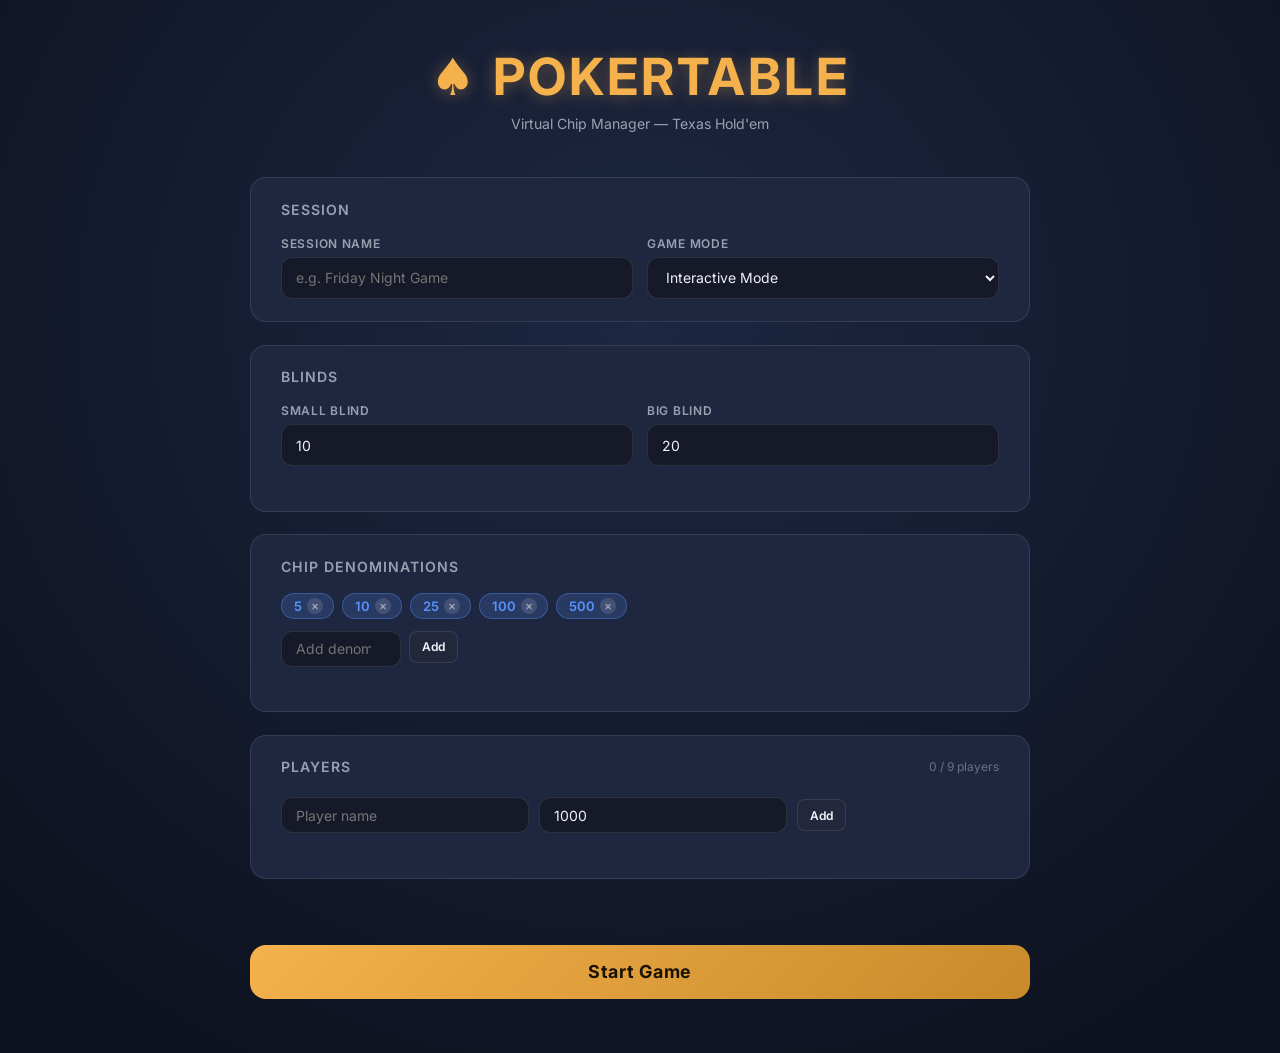
<file: index.html>
<!DOCTYPE html>
<html lang="en">
<head>
  <meta charset="UTF-8">
  <meta name="viewport" content="width=device-width, initial-scale=1, viewport-fit=cover">
  <title>PokerTable — Virtual Chip Manager</title>
  <link rel="preconnect" href="https://fonts.googleapis.com">
  <link rel="preconnect" href="https://fonts.gstatic.com" crossorigin>
  <link href="https://fonts.googleapis.com/css2?family=Inter:wght@400;500;600;700&display=swap" rel="stylesheet">
  <link rel="stylesheet" href="style.css">
</head>
<body>

<!-- ============================================================
     REUSABLE SVG ICONS
     ============================================================ -->
<svg width="0" height="0" style="position:absolute" aria-hidden="true">
  <symbol id="icon-exit" viewBox="0 0 16 16" fill="none" stroke="currentColor" stroke-width="1.4" stroke-linecap="round" stroke-linejoin="round">
    <path d="M6.5 2.5H3.5a1 1 0 0 0-1 1v9a1 1 0 0 0 1 1h3"/>
    <path d="M10.5 5 13.5 8l-3 3"/>
    <path d="M13.5 8H6.5"/>
  </symbol>
  <symbol id="icon-plus" viewBox="0 0 24 24" fill="none" stroke="currentColor" stroke-width="2" stroke-linecap="round">
    <path d="M12 3v18M3 12h18"/>
  </symbol>
  <symbol id="icon-undo" viewBox="0 0 24 24" fill="none" stroke="currentColor" stroke-width="2" stroke-linecap="round" stroke-linejoin="round">
    <path d="M9 14 4 9l5-5"/>
    <path d="M4 9h10.5a5.5 5.5 0 0 1 0 11H11"/>
  </symbol>
</svg>

<!-- ============================================================
     PAGE: SETUP
     ============================================================ -->
<div id="page-setup">
  <header class="setup-header">
    <h1 class="setup-brand">♠ POKERTABLE</h1>
    <p class="setup-subtitle">Virtual Chip Manager — Texas Hold'em</p>
  </header>

  <div class="setup-body">

    <!-- Session card -->
    <div class="setup-card" id="card-session">
      <h2 class="setup-card__title">Session</h2>
      <div class="form-row">
        <div class="form-group">
          <label class="form-label" for="session-name">Session Name</label>
          <input class="form-input" id="session-name" type="text" placeholder="e.g. Friday Night Game" maxlength="40" autocomplete="off">
        </div>
        <div class="form-group">
          <label class="form-label" for="game-mode">Game Mode</label>
          <select class="form-select" id="game-mode">
            <option value="interactive" selected>Interactive Mode</option>
            <option value="manual">Manual Mode</option>
          </select>
        </div>
      </div>
    </div>

    <!-- Blinds card -->
    <div class="setup-card" id="card-blinds">
      <h2 class="setup-card__title">Blinds</h2>
      <div class="form-row">
        <div class="form-group">
          <label class="form-label" for="small-blind">Small Blind</label>
          <input class="form-input" id="small-blind" type="number" inputmode="numeric" min="1" value="10" placeholder="10">
        </div>
        <div class="form-group">
          <label class="form-label" for="big-blind">Big Blind</label>
          <input class="form-input" id="big-blind" type="number" inputmode="numeric" min="1" value="20" placeholder="20">
        </div>
      </div>
      <p class="setup-error" id="blinds-error" aria-live="polite"></p>
    </div>

    <!-- Chip Denominations card -->
    <div class="setup-card" id="card-denoms">
      <h2 class="setup-card__title">Chip Denominations</h2>
      <div class="denom-wrap" id="denom-tags" role="list" aria-label="Chip denominations"></div>
      <div class="denom-add-row">
        <input class="form-input" id="denom-input" type="number" inputmode="numeric" min="2" placeholder="Add denomination…">
        <button class="btn btn--ghost btn--small" id="denom-add-btn" type="button">Add</button>
      </div>
      <p class="setup-error" id="denom-error" aria-live="polite"></p>
    </div>

    <!-- Players card -->
    <div class="setup-card" id="card-players">
      <div class="players-header">
        <h2 class="setup-card__title" style="margin-bottom:0">Players</h2>
        <span class="players-count" id="player-count-label">0 / 9 players</span>
      </div>
      <div id="player-list" role="list" aria-label="Players"></div>
      <div class="add-player-row" id="add-player-row">
        <input class="form-input" id="new-player-name" type="text" placeholder="Player name" maxlength="20" autocomplete="off">
        <input class="form-input" id="new-player-chips" type="number" inputmode="numeric" min="1" value="1000" placeholder="Chips">
        <button class="btn btn--ghost btn--small" id="add-player-btn" type="button">Add</button>
      </div>
      <p class="setup-error" id="player-error" aria-live="polite"></p>
    </div>

    <!-- Start button -->
    <div>
      <p class="setup-error" id="start-error" aria-live="polite" style="text-align:center;margin-bottom:8px"></p>
      <button class="start-btn" id="start-game-btn" type="button">Start Game</button>
    </div>

  </div><!-- .setup-body -->
</div><!-- #page-setup -->


<!-- ============================================================
     PAGE: GAME
     ============================================================ -->
<div id="page-game">

  <!-- Top bar -->
  <header class="topbar">
    <span class="topbar__brand">♠ POKERTABLE</span>
    <nav class="topbar__nav" aria-label="Game controls">
      <button class="link link--primary" id="new-hand-btn" type="button">New Hand</button>
      <button class="link link--danger"  id="end-session-btn" type="button">End Session</button>
    </nav>
  </header>

  <!-- Main layout -->
  <div class="layout">

    <!-- Session info (top-left) -->
    <div class="session" aria-label="Session information">
      <h2 class="session__name" id="game-session-name">—</h2>
      <div class="session__meta">
        <span id="game-blinds-label">—</span>
        <span id="game-hand-label">Hand #1</span>
        <span id="game-mode-label"><span class="session__badge">Interactive</span></span>
        <span id="game-street-label">Pre-flop</span>
      </div>
    </div>

    <!-- Pot Distribution panel (left) -->
    <aside class="panel pot-panel" aria-label="Pot Distribution">
      <h3 class="panel__title">Pot Distribution</h3>
      <p class="pot-panel__total">Pot: <strong id="pot-display-total">0</strong></p>
      <ul class="pot-list" id="pot-list" aria-label="Player allocations"></ul>
      <p class="pot-remainder" id="pot-remainder"></p>
      <div class="pot-panel__actions">
        <button class="btn btn--ghost" id="split-evenly-btn" type="button">Split Evenly</button>
        <div class="pot-panel__confirm-row">
          <button class="btn btn--distribute" id="distribute-btn" type="button">Distribute</button>
          <button class="btn btn--ghost btn--danger" id="pot-clear-btn" type="button">Clear</button>
        </div>
      </div>
    </aside>

    <!-- Poker table stage (center) -->
    <section class="stage-wrap" aria-label="Poker table">
      <div class="stage" id="stage">
        <div class="table" aria-hidden="true"></div>

        <!-- Board overlay (pot, cards, street) -->
        <div class="board" aria-live="polite">
          <p class="pot">
            <span class="pot__label">POT</span>
            <span class="pot__value" id="board-pot">0</span>
          </p>
          <div class="cards" id="community-cards" role="list" aria-label="Community cards">
            <!-- 5 card slots rendered by JS -->
          </div>
          <p class="street" id="board-street">Pre-flop</p>
          <p class="street-prompt" id="street-prompt" aria-live="assertive"></p>
        </div>

        <!-- Player seats rendered dynamically by JS into #stage -->
        <!-- Add player button (last slot) -->
        <button class="seat seat--add" id="add-player-seat-btn" type="button" aria-label="Add player to table" style="display:none">
          <svg aria-hidden="true"><use href="#icon-plus"/></svg>
        </button>
      </div>
    </section>

    <!-- Betting controls (bottom center) -->
    <section class="controls" aria-label="Betting controls" id="betting-controls">
      <!-- Current player bar -->
      <div class="current-player-bar" id="current-player-bar">Waiting…</div>

      <!-- Manual mode: player selector row -->
      <div class="manual-select-row hidden" id="manual-select-row">
        <label for="manual-player-select">Acting:</label>
        <select id="manual-player-select"></select>
      </div>

      <!-- Bet slider -->
      <input class="slider" id="bet-slider" type="range" min="0" max="1000" step="1" value="0" aria-label="Bet amount">

      <!-- Row 1: Undo | Bet amount display | All-in -->
      <button class="btn btn--ghost" id="undo-btn" type="button" title="Undo last action">
        <svg width="14" height="14" aria-hidden="true"><use href="#icon-undo"/></svg> Undo
      </button>
      <div class="field" id="bet-amount-display">0</div>
      <button class="btn btn--allin" id="allin-btn" type="button">All-in</button>

      <!-- Row 2: Fold | Check/Call | Raise/Bet -->
      <button class="btn btn--fold"  id="fold-btn"  type="button">Fold</button>
      <button class="btn btn--call"  id="call-btn"  type="button">Check</button>
      <button class="btn btn--raise" id="raise-btn" type="button">Raise</button>

      <!-- Next Street / Showdown (full-width, shown when round complete) -->
      <button class="btn btn--next-street hidden" id="next-street-btn" type="button">→ Continue to Flop</button>
    </section>

    <!-- Action History panel (right) -->
    <aside class="panel history" aria-label="Action History" aria-live="polite">
      <h3 class="panel__title">Action History</h3>
      <ul class="history__list" id="history-list" aria-label="Game history"></ul>
    </aside>

  </div><!-- .layout -->
</div><!-- #page-game -->


<!-- ============================================================
     MODALS
     ============================================================ -->

<!-- Generic confirm modal -->
<div class="modal-backdrop hidden" id="modal-confirm" role="dialog" aria-modal="true" aria-labelledby="modal-confirm-title">
  <div class="modal">
    <h2 class="modal__title" id="modal-confirm-title">Confirm</h2>
    <p class="modal__body" id="modal-confirm-body"></p>
    <div class="modal__actions">
      <button class="btn btn--ghost" id="modal-confirm-cancel" type="button">Cancel</button>
      <button class="btn btn--danger" id="modal-confirm-ok" type="button">Confirm</button>
    </div>
  </div>
</div>

<!-- Add player (during game) modal -->
<div class="modal-backdrop hidden" id="modal-add-player" role="dialog" aria-modal="true" aria-labelledby="modal-add-title">
  <div class="modal">
    <h2 class="modal__title" id="modal-add-title">Add Player</h2>
    <div class="modal-form">
      <div class="form-group">
        <label for="modal-player-name">Player Name</label>
        <input class="form-input" id="modal-player-name" type="text" placeholder="Name" maxlength="20" autocomplete="off">
      </div>
      <div class="form-group">
        <label for="modal-player-chips">Starting Chips</label>
        <input class="form-input" id="modal-player-chips" type="number" inputmode="numeric" min="1" value="1000">
      </div>
      <p class="setup-error" id="modal-player-error" aria-live="polite"></p>
    </div>
    <div class="modal__actions">
      <button class="btn btn--ghost" id="modal-add-cancel" type="button">Cancel</button>
      <button class="btn btn--raise" id="modal-add-ok" type="button">Add Player</button>
    </div>
  </div>
</div>

<!-- End session summary modal -->
<div class="modal-backdrop hidden" id="modal-session-end" role="dialog" aria-modal="true" aria-labelledby="modal-end-title">
  <div class="modal" style="max-width:520px">
    <h2 class="modal__title" id="modal-end-title">Session Summary</h2>
    <div class="modal__body" id="modal-end-body" style="max-height:320px;overflow-y:auto"></div>
    <div class="modal__actions">
      <button class="btn btn--ghost" id="modal-end-new" type="button">New Session</button>
      <button class="btn btn--danger" id="modal-end-close" type="button">Close</button>
    </div>
  </div>
</div>

<!-- Toast container -->
<div class="toast-container" id="toast-container" aria-live="assertive" aria-atomic="true"></div>

<script src="script.js"></script>
</body>
</html>
</file>
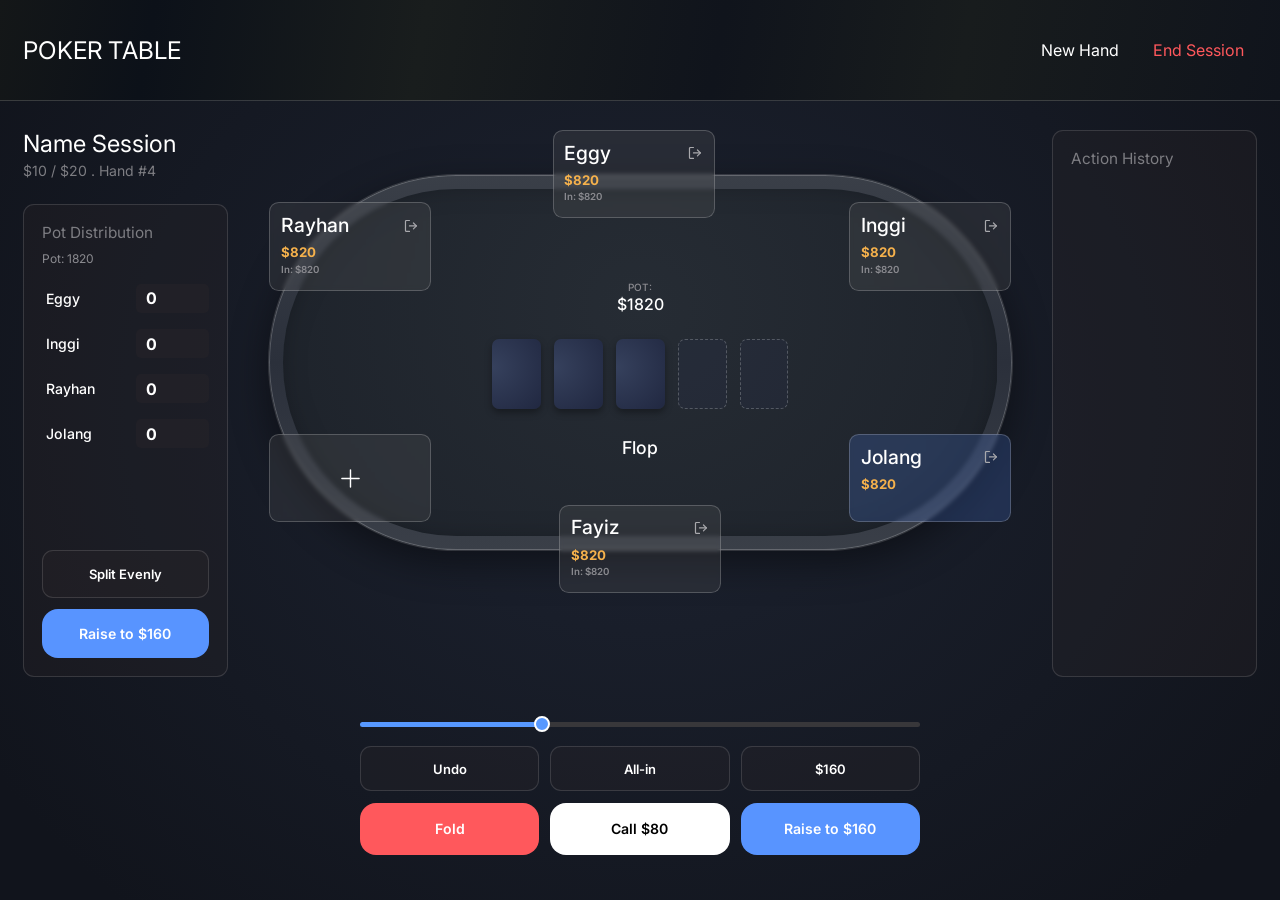
<file: ui-reference/index.html>
<!DOCTYPE html>
<html lang="id">
<head>
  <meta charset="UTF-8">
  <meta name="viewport" content="width=device-width, initial-scale=1, viewport-fit=cover">
  <title>Poker Table</title>
  <link rel="preconnect" href="https://fonts.googleapis.com">
  <link rel="preconnect" href="https://fonts.gstatic.com" crossorigin>
  <link href="https://fonts.googleapis.com/css2?family=Inter:wght@400;500;600;700&display=swap" rel="stylesheet">
  <link rel="stylesheet" href="style.css">
</head>
<body>

  <!-- Ikon dipakai ulang -->
  <svg width="0" height="0" style="position:absolute" aria-hidden="true">
    <symbol id="icon-exit" viewBox="0 0 16 16" fill="none" stroke="currentColor" stroke-width="1.2" stroke-linecap="round" stroke-linejoin="round">
      <path d="M6.5 2.5H3.5a1 1 0 0 0-1 1v9a1 1 0 0 0 1 1h3"/>
      <path d="M10.5 5 13.5 8l-3 3"/>
      <path d="M13.5 8H6.5"/>
    </symbol>
    <symbol id="icon-plus" viewBox="0 0 24 24" fill="none" stroke="currentColor" stroke-width="1.5" stroke-linecap="round">
      <path d="M12 3v18M3 12h18"/>
    </symbol>
  </svg>

  <header class="topbar">
    <h1 class="brand">POKER TABLE</h1>
    <nav class="topbar__nav">
      <button class="link" type="button">New Hand</button>
      <button class="link link--danger" type="button">End Session</button>
    </nav>
  </header>

  <div class="layout">

    <!-- Info sesi -->
    <div class="session">
      <h2 class="session__name">Name Session</h2>
      <p class="session__meta">$10 / $20 . Hand #4</p>
    </div>

    <!-- Pot Distribution (kiri) -->
    <aside class="panel pot-panel" aria-label="Pot Distribution">
      <h3 class="panel__title">Pot Distribution</h3>
      <p class="pot-panel__total">Pot: <span id="pot-total">1820</span></p>

      <ul class="pot-list" id="pot-list">
        <li><label for="p-eggy">Eggy</label><input id="p-eggy" type="number" inputmode="numeric" min="0" value="0"></li>
        <li><label for="p-inggi">Inggi</label><input id="p-inggi" type="number" inputmode="numeric" min="0" value="0"></li>
        <li><label for="p-rayhan">Rayhan</label><input id="p-rayhan" type="number" inputmode="numeric" min="0" value="0"></li>
        <li><label for="p-jolang">Jolang</label><input id="p-jolang" type="number" inputmode="numeric" min="0" value="0"></li>
      </ul>

      <div class="pot-panel__actions">
        <button class="btn btn--ghost" type="button" id="split-btn">Split Evenly</button>
        <button class="btn btn--raise" type="button" data-raise>Raise to $160</button>
      </div>
    </aside>

    <!-- Meja -->
    <section class="stage-wrap" aria-label="Meja poker">
      <div class="stage">
        <div class="table" aria-hidden="true"></div>

        <div class="board">
          <p class="pot"><span class="pot__label">POT:</span><span class="pot__value">$1820</span></p>
          <div class="cards">
            <span class="card"></span>
            <span class="card"></span>
            <span class="card"></span>
            <span class="card card--empty"></span>
            <span class="card card--empty"></span>
          </div>
          <p class="street">Flop</p>
        </div>

        <article class="seat seat--top">
          <h4 class="seat__name">Eggy</h4>
          <button class="seat__exit" type="button" aria-label="Keluarkan Eggy"><svg><use href="#icon-exit"/></svg></button>
          <p class="seat__stack">$820</p>
          <p class="seat__in">In: $820</p>
        </article>

        <article class="seat seat--left-top">
          <h4 class="seat__name">Rayhan</h4>
          <button class="seat__exit" type="button" aria-label="Keluarkan Rayhan"><svg><use href="#icon-exit"/></svg></button>
          <p class="seat__stack">$820</p>
          <p class="seat__in">In: $820</p>
        </article>

        <article class="seat seat--right-top">
          <h4 class="seat__name">Inggi</h4>
          <button class="seat__exit" type="button" aria-label="Keluarkan Inggi"><svg><use href="#icon-exit"/></svg></button>
          <p class="seat__stack">$820</p>
          <p class="seat__in">In: $820</p>
        </article>

        <!-- Seat kosong -->
        <button class="seat seat--add seat--left-bottom" type="button" aria-label="Tambah pemain">
          <svg><use href="#icon-plus"/></svg>
        </button>

        <article class="seat seat--right-bottom seat--active">
          <h4 class="seat__name">Jolang</h4>
          <button class="seat__exit" type="button" aria-label="Keluarkan Jolang"><svg><use href="#icon-exit"/></svg></button>
          <p class="seat__stack">$820</p>
        </article>

        <article class="seat seat--bottom">
          <h4 class="seat__name">Fayiz</h4>
          <button class="seat__exit" type="button" aria-label="Keluarkan Fayiz"><svg><use href="#icon-exit"/></svg></button>
          <p class="seat__stack">$820</p>
          <p class="seat__in">In: $820</p>
        </article>
      </div>
    </section>

    <!-- Kontrol aksi -->
    <section class="controls" aria-label="Aksi pemain">
      <input class="slider" id="bet-slider" type="range" min="0" max="500" step="10" value="160" aria-label="Jumlah raise">
      <button class="btn btn--ghost" type="button">Undo</button>
      <button class="btn btn--ghost" type="button">All-in</button>
      <div class="field" id="bet-amount">$160</div>
      <button class="btn btn--fold" type="button">Fold</button>
      <button class="btn btn--call" type="button">Call $80</button>
      <button class="btn btn--raise" type="button" data-raise>Raise to $160</button>
    </section>

    <!-- Action History (kanan) -->
    <aside class="panel history" aria-label="Action History">
      <h3 class="panel__title">Action History</h3>
      <ul class="history__list"></ul>
    </aside>

  </div>

  <script>
    // Slider -> nominal & semua tombol "Raise to"
    const slider = document.getElementById('bet-slider');
    const amount = document.getElementById('bet-amount');
    const raiseBtns = document.querySelectorAll('[data-raise]');
    function sync() {
      const pct = (slider.value - slider.min) / (slider.max - slider.min) * 100;
      slider.style.setProperty('--p', pct + '%');
      amount.textContent = '$' + slider.value;
      raiseBtns.forEach(b => b.textContent = 'Raise to $' + slider.value);
    }
    slider.addEventListener('input', sync);
    sync();

    // Split Evenly: bagi pot sama rata ke semua pemain di daftar
    document.getElementById('split-btn').addEventListener('click', () => {
      const total = parseInt(document.getElementById('pot-total').textContent, 10) || 0;
      const inputs = document.querySelectorAll('#pot-list input');
      const share = Math.floor(total / inputs.length);
      let rest = total - share * inputs.length;
      inputs.forEach(i => { i.value = share + (rest-- > 0 ? 1 : 0); });
    });
  </script>
</body>
</html>
</file>
<file: style.css>
/* =================================================================
   POKERTABLE — Virtual Chip Manager
   Unified Design System
   ================================================================= */

:root {
  /* Backgrounds */
  --bg-page:    #11141c;
  --bg-deep:    #0c0f16;
  --bg-panel:   rgba(29, 35, 49, 0.85);
  --bg-panel-2: rgba(55, 49, 49, 0.20);
  --bg-seat:    rgba(108, 108, 108, 0.20);
  --bg-input:   rgba(20, 25, 38, 0.90);
  --bg-setup:   #1a2035;
  --bg-setup-card: #1e2640;

  /* Table */
  --table-felt:   #1a2332;
  --table-ring:   #2b303b;

  /* Text */
  --text:       #f0f2f7;
  --text-dim:   #9aa0b0;
  --text-muted: #6b7280;
  --text-label: #b8bcc8;

  /* Accent */
  --gold:  #f5b14c;
  --gold-2:#c88a2a;
  --blue:  #5894ff;
  --blue-2:#3b6fd4;
  --green: #3dba6f;
  --red:   #ff585c;
  --red-2: #cc3840;
  --purple:#9c6fef;

  /* Borders */
  --stroke:      rgba(255,255,255,0.20);
  --stroke-soft: rgba(255,255,255,0.10);
  --stroke-gold: rgba(245,177,76,0.40);

  /* Sizing */
  --radius:   11px;
  --radius-lg:16px;
  --header-h: clamp(52px,11.2vh,90px);
  --pad-x:    clamp(16px,2vw,32px);

  /* Table layout variables (overrideable per breakpoint) */
  --W:840; --H:618; --SH:525;
  --tx:0; --ty:51; --tw:840; --th:424; --ring:16;
  --sw:183; --sh:100;
  --cw:55;  --ch:79; --cgap:15;
  --pot-y:120; --cards-y:186; --street-y:296;
  --fs-name:22; --fs-stack:15; --fs-in:11;
  --cap:1.5px;
}

/* ----------------------------------------------------------------
   Reset & base
   ---------------------------------------------------------------- */
*, *::before, *::after { box-sizing: border-box; margin: 0; padding: 0; }
html { height: 100%; }

body {
  min-height: 100dvh;
  font-family: "Inter", system-ui, -apple-system, "Segoe UI", Roboto, sans-serif;
  color: var(--text);
  background: radial-gradient(ellipse 60% 75% at 50% 45%, #1d2331 0%, var(--bg-page) 100%) var(--bg-page);
  -webkit-font-smoothing: antialiased;
}

button { font: inherit; color: inherit; background: none; border: 0; cursor: pointer; }
input, select { font: inherit; }
ul, ol { list-style: none; }
a { color: inherit; text-decoration: none; }

button:focus-visible,
input:focus-visible,
select:focus-visible { outline: 2px solid var(--blue); outline-offset: 3px; }

/* ----------------------------------------------------------------
   Utility
   ---------------------------------------------------------------- */
.hidden    { display: none !important; }
.sr-only   { position:absolute; width:1px; height:1px; padding:0; margin:-1px; overflow:hidden; clip:rect(0,0,0,0); white-space:nowrap; border:0; }
.text-gold { color: var(--gold); }
.text-red  { color: var(--red); }
.text-blue { color: var(--blue); }
.text-muted{ color: var(--text-muted); }

/* ----------------------------------------------------------------
   Pages — shown/hidden by JS
   ---------------------------------------------------------------- */
#page-setup { display: block; }
#page-game  { display: none; flex-direction: column; height: 100dvh; overflow: hidden; }
#page-game.active { display: flex; }
body.game-active #page-setup { display: none; }
body.game-active #page-game  { display: flex; }

/* ================================================================
   SETUP PAGE
   ================================================================ */
#page-setup {
  min-height: 100dvh;
  padding: clamp(24px,5vh,60px) var(--pad-x) clamp(32px,6vh,72px);
  background: radial-gradient(ellipse 70% 80% at 50% 30%, #1d2742 0%, #0e1220 100%) #0e1220;
}

.setup-header {
  text-align: center;
  margin-bottom: clamp(32px,5vh,56px);
}
.setup-brand {
  font-size: clamp(28px,4vw,52px);
  font-weight: 700;
  letter-spacing: .06em;
  color: var(--gold);
  text-shadow: 0 2px 16px rgba(245,177,76,.35);
}
.setup-subtitle {
  margin-top: 8px;
  font-size: clamp(13px,1.1vw,16px);
  color: var(--text-dim);
}

.setup-body {
  max-width: 780px;
  margin: 0 auto;
  display: grid;
  gap: clamp(18px,2.5vh,28px);
}

/* Setup card */
.setup-card {
  background: var(--bg-setup-card);
  border: 1px solid var(--stroke-soft);
  border-radius: var(--radius-lg);
  padding: clamp(18px,2.5vh,28px) clamp(18px,2.5vw,30px);
}
.setup-card__title {
  font-size: clamp(14px,1.1vw,17px);
  font-weight: 600;
  color: var(--text-dim);
  text-transform: uppercase;
  letter-spacing: .07em;
  margin-bottom: clamp(14px,2vh,20px);
}

/* Form rows */
.form-row {
  display: grid;
  grid-template-columns: 1fr 1fr;
  gap: 14px;
}
.form-row.single { grid-template-columns: 1fr; }
.form-group { display: flex; flex-direction: column; gap: 6px; }
.form-label {
  font-size: 12px;
  font-weight: 600;
  color: var(--text-dim);
  text-transform: uppercase;
  letter-spacing: .06em;
}
.form-input, .form-select {
  height: 42px;
  padding: 0 14px;
  border-radius: var(--radius);
  border: 1px solid var(--stroke-soft);
  background: var(--bg-input);
  color: var(--text);
  font-size: 14px;
  transition: border-color .15s;
}
.form-input:focus, .form-select:focus { border-color: var(--blue); }
.form-input.invalid { border-color: var(--red); }

.form-select option { background: #1e2640; color: var(--text); }

/* Chip denomination tags */
.denom-wrap {
  display: flex;
  flex-wrap: wrap;
  gap: 8px;
  align-items: center;
  margin-bottom: 12px;
}
.denom-tag {
  display: inline-flex;
  align-items: center;
  gap: 5px;
  padding: 4px 10px 4px 12px;
  border-radius: 20px;
  background: rgba(88,148,255,.18);
  border: 1px solid rgba(88,148,255,.35);
  font-size: 13px;
  font-weight: 600;
  color: var(--blue);
}
.denom-tag__remove {
  width: 16px; height: 16px;
  border-radius: 50%;
  background: rgba(255,255,255,.12);
  color: var(--text-dim);
  font-size: 12px;
  display: grid;
  place-items: center;
  transition: background .12s;
}
.denom-tag__remove:hover { background: var(--red); color: #fff; }
.denom-add-row {
  display: flex;
  gap: 8px;
  margin-top: 4px;
}
.denom-add-row .form-input {
  width: 120px;
  height: 36px;
  flex: 0 0 auto;
}

/* Players list */
.players-header {
  display: flex;
  align-items: center;
  justify-content: space-between;
  margin-bottom: 12px;
}
.players-count {
  font-size: 12px;
  color: var(--text-muted);
}
.player-row {
  display: grid;
  grid-template-columns: 1fr 140px auto;
  gap: 10px;
  align-items: center;
  padding: 8px 0;
  border-bottom: 1px solid var(--stroke-soft);
}
.player-row:last-child { border-bottom: none; }
.player-row .form-input { height: 36px; }
.player-row__remove {
  width: 30px; height: 30px;
  border-radius: 50%;
  background: rgba(255,88,92,.14);
  color: var(--red);
  font-size: 16px;
  display: grid;
  place-items: center;
  transition: background .12s;
}
.player-row__remove:hover { background: var(--red); color: #fff; }
.add-player-row {
  display: flex;
  gap: 10px;
  align-items: center;
  padding-top: 10px;
}
.add-player-row .form-input { height: 36px; }

/* Validation message */
.setup-error {
  color: var(--red);
  font-size: 13px;
  min-height: 18px;
  margin-top: 4px;
}

/* Start Game button */
.start-btn {
  width: 100%;
  height: clamp(48px,6vh,60px);
  background: linear-gradient(135deg, var(--gold), var(--gold-2));
  color: #1a1200;
  font-size: clamp(16px,1.4vw,20px);
  font-weight: 700;
  letter-spacing: .04em;
  border-radius: var(--radius-lg);
  border: none;
  transition: filter .15s, transform .1s;
  margin-top: clamp(8px,1.5vh,16px);
}
.start-btn:hover { filter: brightness(1.1); }
.start-btn:active { transform: translateY(1px); }

/* ================================================================
   GAME PAGE
   ================================================================ */

/* ---- Top bar ---- */
.topbar {
  flex: none;
  height: var(--header-h);
  padding: 0 var(--pad-x);
  display: flex; align-items: center; justify-content: space-between;
  background: linear-gradient(100deg,#141718 0%,#0c1119 12%,#191d1d 33%,#10141c 56%,#181c1d 75%,#10141c 100%);
  border-bottom: 1px solid rgba(211,211,211,.20);
}
.topbar__brand {
  font-size: clamp(18px,1.7vw,26px);
  font-weight: 700;
  letter-spacing: .06em;
  color: var(--gold);
}
.topbar__nav { display: flex; gap: clamp(12px,2vw,32px); align-items: center; }
.link { font-size: clamp(13px,1.1vw,17px); transition: opacity .15s; }
.link:hover { opacity: .75; }
.link--danger { color: var(--red); }
.link--primary { color: var(--blue); }

/* ---- 3-column layout ---- */
.layout {
  flex: 1 1 0;
  min-height: 0;
  display: grid;
  grid-template-columns: clamp(200px,16vw,265px) minmax(0,1fr) clamp(200px,16vw,265px);
  grid-template-rows: auto minmax(0,1fr) auto;
  grid-template-areas:
    "session stage   history"
    "pot     stage   history"
    ".       controls .";
  column-gap: clamp(8px,1vw,16px);
  padding: clamp(10px,2.5vh,28px) var(--pad-x) clamp(10px,4vh,40px);
  row-gap: 0;
}
.session   { grid-area: session; padding-bottom: clamp(8px,2vh,22px); }
.pot-panel { grid-area: pot; }
.stage-wrap{ grid-area: stage; }
.history   { grid-area: history; }
.controls  { grid-area: controls; }

/* Session info */
.session__name { font-size: clamp(18px,1.6vw,26px); font-weight: 600; line-height: 1.2; }
.session__meta {
  font-size: clamp(11px,1vw,14px);
  color: var(--text-muted);
  margin-top: 4px;
  display: flex;
  flex-wrap: wrap;
  gap: 8px 14px;
}
.session__meta span { white-space: nowrap; }
.session__badge {
  display: inline-block;
  padding: 1px 8px;
  border-radius: 10px;
  font-size: 11px;
  font-weight: 600;
  background: rgba(88,148,255,.18);
  border: 1px solid rgba(88,148,255,.3);
  color: var(--blue);
}

/* ---- Panel ---- */
.panel {
  min-height: 0;
  display: flex; flex-direction: column;
  padding: clamp(12px,1.8vh,20px) clamp(12px,1.3vw,22px);
  border-radius: var(--radius);
  background: var(--bg-panel-2);
  border: 1px solid var(--stroke-soft);
  overflow: hidden;
}
.panel__title {
  font-size: clamp(13px,1vw,16px);
  font-weight: 600;
  color: var(--text-muted);
  text-transform: uppercase;
  letter-spacing: .07em;
}

/* ---- Pot Distribution panel ---- */
.pot-panel__total {
  font-size: clamp(11px,.9vw,13px);
  color: var(--text-dim);
  margin-top: clamp(4px,1vh,10px);
}
.pot-list {
  flex: 1 1 0; min-height: 0;
  margin-top: clamp(8px,1.5vh,18px);
  display: grid; align-content: start;
  row-gap: clamp(7px,1.5vh,18px);
  overflow-y: auto;
}
.pot-list li { display: flex; align-items: center; justify-content: space-between; gap: 10px; padding-left: 4px; }
.pot-list label { font-size: clamp(13px,1vw,16px); font-weight: 500; }
.pot-list input {
  width: 80px; max-width: 44%;
  height: 28px;
  padding: 0 8px;
  border: 0; border-radius: 5px;
  background: var(--bg-input);
  color: var(--text);
  font-family: inherit; font-size: 14px; font-weight: 700;
  -moz-appearance: textfield; appearance: textfield;
}
.pot-list input::-webkit-outer-spin-button,
.pot-list input::-webkit-inner-spin-button { -webkit-appearance: none; margin: 0; }
.pot-list .eligible-badge {
  font-size: 10px;
  color: var(--text-muted);
  display: block;
}
.pot-panel__actions {
  margin-top: clamp(8px,1.4vh,14px);
  display: grid;
  gap: clamp(5px,1vh,10px);
}
.pot-panel__confirm-row {
  display: grid;
  grid-template-columns: 1fr 1fr;
  gap: 6px;
}
.pot-remainder {
  font-size: 12px;
  color: var(--text-muted);
  text-align: center;
  min-height: 16px;
}

/* ---- Action History panel ---- */
.history { overflow-y: auto; }
.history__list {
  list-style: none;
  margin-top: 12px;
  display: grid;
  gap: 8px;
  font-size: 13px;
  overflow-y: auto;
  flex: 1 1 0;
  min-height: 0;
}
.history__list li {
  padding: 5px 0;
  border-bottom: 1px solid var(--stroke-soft);
  color: var(--text-dim);
  line-height: 1.4;
}
.history__list li:last-child { border-bottom: none; }
.history__list .h-hand    { color: var(--gold); font-weight: 600; }
.history__list .h-action  { color: var(--text); }
.history__list .h-system  { color: var(--text-muted); font-style: italic; }
.history__list .h-win     { color: var(--green); font-weight: 600; }
.history__list .h-fold    { color: var(--red); }

/* ================================================================
   POKER TABLE
   ================================================================ */
.stage-wrap {
  min-height: 0; min-width: 0;
  container-type: size;
  display: grid;
  justify-items: center;
  align-items: start;
}
.stage {
  --u: min(100cqw / var(--W), 100cqh / var(--H), var(--cap));
  position: relative;
  width: calc(var(--u) * var(--W));
  height: calc(var(--u) * var(--SH));
}

/* Table surface */
.table {
  position: absolute;
  left:  calc(var(--u) * var(--tx));
  top:   calc(var(--u) * var(--ty));
  width: calc(var(--u) * var(--tw));
  height:calc(var(--u) * var(--th));
  border-radius: calc(var(--u) * 999);
  background: radial-gradient(ellipse 65% 120% at 50% 35%, #262c34 0%, #1c2129 100%);
  box-shadow:
    0 calc(var(--u)*14) calc(var(--u)*44) rgba(0,0,0,.45),
    inset 0 0 calc(var(--u)*36) rgba(0,0,0,.55);
}
.table::before {
  content:""; position:absolute; inset:0; border-radius:inherit;
  padding: calc(var(--u) * var(--ring));
  background: linear-gradient(180deg,#3a3f48 0%,#2b303b 50%,#3a3f48 100%);
  -webkit-mask: linear-gradient(#000 0 0) content-box, linear-gradient(#000 0 0);
  -webkit-mask-composite: xor;
          mask: linear-gradient(#000 0 0) content-box exclude, linear-gradient(#000 0 0);
  box-shadow: inset 0 0 0 1px rgba(255,255,255,.12);
}
.table::after {
  content:""; position:absolute; inset:0; border-radius:inherit;
  box-shadow: 0 0 0 1px rgba(255,255,255,.14), inset 0 0 0 1px rgba(255,255,255,.10);
  pointer-events:none;
}

/* Board (center overlay) */
.board {
  position: absolute;
  left:  calc(var(--u) * var(--tx));
  top:   calc(var(--u) * var(--ty));
  width: calc(var(--u) * var(--tw));
  height:calc(var(--u) * var(--th));
  text-align: center;
  pointer-events: none;
}
.pot {
  position: absolute; left:0; right:0;
  top: calc(var(--u) * var(--pot-y));
  display: grid; gap: calc(var(--u)*2);
}
.pot__label { font-size: max(10px,calc(var(--u)*11)); color: var(--text-dim); font-weight: 500; }
.pot__value { font-size: max(15px,calc(var(--u)*18)); font-weight: 700; color: var(--gold); }

/* Community cards */
.cards {
  position: absolute; left:0; right:0;
  top: calc(var(--u) * var(--cards-y));
  display: flex; justify-content: center;
  gap: calc(var(--u) * var(--cgap));
}
.card-slot { perspective: calc(var(--u)*200); }
.card {
  width: calc(var(--u) * var(--cw));
  height:calc(var(--u) * var(--ch));
  border-radius: calc(var(--u)*8);
  transform-style: preserve-3d;
  transition: transform .4s ease;
}
.card--unrevealed {
  background: rgba(40,49,73,.28);
  border: 1px dashed rgba(255,255,255,.22);
  box-shadow: none;
}
.card--revealed {
  background: radial-gradient(ellipse 140% 90% at 0% 40%, #36415d 0%, #202740 100%);
  box-shadow: 0 calc(var(--u)*4) calc(var(--u)*8) rgba(0,0,0,.35);
}
.card--flipping { animation: card-flip .4s ease forwards; }

@keyframes card-flip {
  0%   { transform: rotateY(0deg); }
  50%  { transform: rotateY(90deg); }
  100% { transform: rotateY(0deg); }
}

.street {
  position: absolute; left:0; right:0;
  top: calc(var(--u) * var(--street-y));
  font-size: max(14px, calc(var(--u)*20));
  font-weight: 600;
  color: var(--text-dim);
}

/* Street prompt banner */
.street-prompt {
  position: absolute;
  left: calc(var(--u) * var(--tx));
  width: calc(var(--u) * var(--tw));
  bottom: calc(var(--u) * -8);
  text-align: center;
  font-size: max(11px, calc(var(--u)*13));
  color: var(--gold);
  pointer-events: none;
  opacity: 0;
  transition: opacity .3s;
}
.street-prompt.visible { opacity: 1; }

/* ---- Seats ---- */
.seat {
  --x:0; --y:0;
  position: absolute;
  left:  calc(var(--u) * var(--x));
  top:   calc(var(--u) * var(--y));
  width: calc(var(--u) * var(--sw));
  height:calc(var(--u) * var(--sh));
  padding: calc(var(--u)*11) calc(var(--u)*12);
  display: grid;
  grid-template-columns: 1fr auto;
  grid-template-rows: auto auto auto auto;
  align-content: start;
  border-radius: calc(var(--u)*11);
  background: var(--bg-seat);
  border: 1px solid var(--stroke);
  backdrop-filter: blur(2px);
  overflow: hidden;
  transition: background .15s, border-color .15s;
}
/* Active player */
.seat--active { background: rgba(81,132,238,.21); border-color: rgba(88,148,255,.55); }
/* Folded */
.seat--folded { opacity: .45; }
/* All-in */
.seat--allin  { border-color: var(--gold); }
/* Waiting (will join next hand) */
.seat--waiting { border-style: dashed; opacity: .7; }

/* Seat position classes for 2-9 players — set by JS via CSS vars */
/* The JS positions each seat by setting inline style --x and --y */

/* Seat element internals */
.seat__row1 { grid-column: 1; display: flex; align-items: center; gap: 4px; overflow: hidden; }
.seat__row1-right { grid-column: 2; display: flex; flex-direction: column; align-items: flex-end; gap: 2px; }
.seat__name {
  font-size: max(11px,calc(var(--u)*var(--fs-name)));
  font-weight: 600;
  line-height: 1.2;
  white-space: nowrap; overflow: hidden; text-overflow: ellipsis;
}
.seat__badge {
  font-size: max(7px,calc(var(--u)*9));
  font-weight: 700;
  padding: 1px 4px;
  border-radius: 4px;
  line-height: 1.3;
  white-space: nowrap;
  flex-shrink: 0;
}
.badge--dealer { background: var(--gold); color: #1a1200; }
.badge--sb     { background: var(--blue); color: #fff; }
.badge--bb     { background: var(--red);  color: #fff; }
.badge--waiting{ background: var(--text-muted); color: #fff; }

.seat__exit {
  width: max(12px,calc(var(--u)*16));
  height: max(12px,calc(var(--u)*16));
  color: rgba(169,169,173,.7);
  display: grid; place-items: center;
  transition: color .12s;
}
.seat__exit:hover { color: var(--red); }
.seat__exit svg { width:100%; height:100%; }

.seat__stack {
  grid-column: 1 / -1;
  margin-top: calc(var(--u)*8);
  font-size: max(10px,calc(var(--u)*var(--fs-stack)));
  font-weight: 700;
  color: var(--gold);
  line-height: 1.2;
}
.seat__in {
  grid-column: 1 / -1;
  margin-top: calc(var(--u)*2);
  font-size: max(8px,calc(var(--u)*var(--fs-in)));
  font-weight: 600;
  color: var(--text-dim);
  line-height: 1.2;
}
.seat__status {
  grid-column: 1 / -1;
  margin-top: calc(var(--u)*2);
  font-size: max(7px,calc(var(--u)*10));
  font-weight: 600;
  color: var(--text-muted);
}
.seat--folded .seat__status { color: var(--red); }
.seat--allin  .seat__status { color: var(--gold); }

/* ================================================================
   CONTROLS
   ================================================================ */
.controls {
  width: 100%;
  max-width: clamp(540px,40vw,760px);
  justify-self: center;
  margin-top: clamp(8px,3.5vh,36px);
  display: grid;
  grid-template-columns: repeat(3,minmax(0,1fr));
  column-gap: clamp(7px,.8vw,12px);
  row-gap: clamp(6px,1.2vh,13px);
  --btn-h: clamp(38px,5.5vh,56px);
  --field-h: clamp(32px,4.5vh,46px);
}

/* Current player indicator */
.current-player-bar {
  grid-column: 1 / -1;
  text-align: center;
  font-size: clamp(12px,1vw,15px);
  color: var(--text-dim);
  padding-bottom: 4px;
}
.current-player-bar strong { color: var(--blue); }

/* Slider */
.slider {
  --p: 32%;
  grid-column: 1 / -1;
  display: block; width: 100%; height: 20px;
  background: transparent;
  -webkit-appearance: none; appearance: none;
  cursor: pointer;
}
.slider::-webkit-slider-runnable-track {
  height: 5px; border-radius: 3px;
  background: linear-gradient(to right, var(--blue) var(--p), #38373a var(--p));
}
.slider::-moz-range-track { height:5px; border-radius:3px; background:#38373a; }
.slider::-moz-range-progress { height:5px; border-radius:3px; background:var(--blue); }
.slider::-webkit-slider-thumb {
  -webkit-appearance:none; appearance:none;
  width:16px; height:16px; margin-top:-5.5px;
  border-radius:50%; background:var(--blue); border:2px solid #fff;
}
.slider::-moz-range-thumb { width:12px; height:12px; border-radius:50%; background:var(--blue); border:2px solid #fff; }
.slider:disabled { opacity: .3; cursor: not-allowed; }

.field {
  height: var(--field-h);
  display: flex; align-items: center; justify-content: center;
  border-radius: var(--radius);
  background: var(--bg-panel-2);
  border: 1px solid var(--stroke-soft);
  font-size: clamp(13px,1vw,15px);
  font-weight: 600;
  color: var(--gold);
}

/* Buttons */
.btn {
  border-radius: var(--radius-lg);
  font-size: clamp(13px,1.05vw,17px);
  font-weight: 600;
  white-space: nowrap;
  transition: filter .15s, transform .1s, opacity .15s;
}
.btn:hover  { filter: brightness(1.09); }
.btn:active { transform: translateY(1px); }
.btn:disabled { opacity: .3; cursor: not-allowed; filter: none; transform: none; }

.btn--ghost {
  font-size: clamp(12px,.9vw,14px);
  background: var(--bg-panel-2);
  border: 1px solid var(--stroke-soft);
  border-radius: var(--radius);
  height: var(--field-h);
}
.btn--fold  { background: var(--red); height: var(--btn-h); }
.btn--call  { background: #fff; color: #1a1a1a; height: var(--btn-h); }
.btn--raise { background: var(--blue); height: var(--btn-h); }
.btn--allin { background: var(--gold); color: #1a1200; height: var(--btn-h); }
.btn--check { background: var(--green); color: #0a1a10; height: var(--btn-h); }
.btn--next-street { background: var(--purple); color: #fff; height: var(--btn-h); grid-column: 1 / -1; }
.btn--distribute { background: var(--green); color: #fff; }
.btn--danger { background: var(--red); color: #fff; }
.btn--small {
  height: 32px;
  font-size: 12px;
  border-radius: 8px;
  padding: 0 12px;
}

.controls .btn--ghost { height: var(--field-h); }

/* Manual mode player selector */
.manual-select-row {
  grid-column: 1 / -1;
  display: flex;
  gap: 10px;
  align-items: center;
}
.manual-select-row label {
  font-size: 12px;
  color: var(--text-muted);
  white-space: nowrap;
}
.manual-select-row select {
  flex: 1;
  height: 36px;
  padding: 0 10px;
  border-radius: var(--radius);
  border: 1px solid var(--stroke-soft);
  background: var(--bg-input);
  color: var(--text);
  font-size: 14px;
}

/* ================================================================
   MODALS / OVERLAYS
   ================================================================ */
.modal-backdrop {
  position: fixed; inset: 0;
  background: rgba(0,0,0,.65);
  display: flex; align-items: center; justify-content: center;
  z-index: 1000;
  padding: 16px;
}
.modal-backdrop.hidden { display: none; }
.modal {
  background: #1e2640;
  border: 1px solid var(--stroke-soft);
  border-radius: var(--radius-lg);
  padding: clamp(20px,3vh,32px) clamp(20px,3vw,32px);
  max-width: 440px;
  width: 100%;
  display: flex;
  flex-direction: column;
  gap: 16px;
}
.modal__title {
  font-size: clamp(16px,1.4vw,20px);
  font-weight: 600;
  color: var(--text);
}
.modal__body {
  font-size: 14px;
  color: var(--text-dim);
  line-height: 1.6;
}
.modal__actions {
  display: flex;
  gap: 10px;
  justify-content: flex-end;
}
.modal__actions .btn {
  padding: 0 20px;
  height: 38px;
  font-size: 14px;
}

/* Add player modal */
.modal-form { display: grid; gap: 12px; }
.modal-form .form-group label { font-size: 12px; font-weight: 600; color: var(--text-dim); text-transform: uppercase; letter-spacing: .05em; display: block; margin-bottom: 4px; }
.modal-form .form-input { width: 100%; height: 38px; }

/* Toast notifications */
.toast-container {
  position: fixed;
  bottom: 20px;
  left: 50%;
  transform: translateX(-50%);
  display: flex;
  flex-direction: column;
  align-items: center;
  gap: 8px;
  z-index: 2000;
  pointer-events: none;
}
.toast {
  background: #2a3050;
  border: 1px solid var(--stroke-soft);
  color: var(--text);
  padding: 10px 20px;
  border-radius: 20px;
  font-size: 13px;
  font-weight: 500;
  opacity: 0;
  animation: toast-in .3s forwards, toast-out .3s 2.5s forwards;
}
.toast--error   { border-color: var(--red);   color: #ffb3b5; }
.toast--success { border-color: var(--green); color: #a3e4b8; }
.toast--warn    { border-color: var(--gold);  color: #f5d08c; }

@keyframes toast-in  { from { opacity:0; transform:translateY(8px); } to { opacity:1; transform:none; } }
@keyframes toast-out { from { opacity:1; } to { opacity:0; } }

/* ================================================================
   RESPONSIVE — Tablet & mobile
   ================================================================ */
@media (max-height:680px) and (min-width:1001px) {
  :root { --header-h: 48px; }
  .session__meta { display: none; }
  .pot-panel__total { display: none; }
}

@media (max-width:1000px), (max-height:520px) {
  body { height: auto; min-height:100dvh; overflow:auto; }
  #page-game { height: auto; overflow: auto; }
  :root { --header-h: 60px; }
  .layout {
    flex: none; min-height: auto;
    grid-template-columns: minmax(0,1fr) minmax(0,1fr);
    grid-template-rows: auto;
    grid-template-areas:
      "session  session"
      "stage    stage"
      "controls controls"
      "pot      history";
    padding: 16px 16px 28px;
    row-gap: 18px;
  }
  .session { padding-bottom: 0; }
  .stage-wrap {
    --cap: 1.1px;
    container-type: inline-size;
    aspect-ratio: calc(var(--W) / var(--SH));
    max-width: calc(var(--W) * var(--cap));
    width: 100%;
    justify-self: center;
    align-items: stretch;
  }
  .stage { --u: min(100cqw / var(--W), var(--cap)); }
  .controls { margin-top:0; max-width:640px; --btn-h:50px; --field-h:42px; }
  .pot-panel, .history { min-height:240px; }
  .pot-list { flex:none; overflow:visible; }
  .history { overflow:visible; }
}

@media (max-width:700px) {
  .stage-wrap {
    --W:420; --H:620; --SH:620;
    --tx:50; --ty:50; --tw:320; --th:520; --ring:14;
    --sw:150; --sh:92;
    --cw:44; --ch:63; --cgap:8;
    --pot-y:185; --cards-y:245; --street-y:360;
    --fs-name:20; --fs-stack:16; --fs-in:11;
    --cap:1.3px;
  }
  .seat { padding: calc(var(--u)*10) calc(var(--u)*12); }
  .seat__stack { margin-top: calc(var(--u)*5); }
  .topbar__nav { gap:14px; }
  .layout {
    grid-template-columns: minmax(0,1fr);
    grid-template-areas: "session" "stage" "controls" "pot" "history";
  }
  .pot-panel, .history { min-height:0; }
  .history { min-height:120px; }
  .controls .btn { font-size:13px; padding:0 3px; }
  .field { font-size:13px; }
  .form-row { grid-template-columns: 1fr; }
  .player-row { grid-template-columns: 1fr 110px auto; gap:6px; }
}

@media (max-width:380px) {
  .controls .btn { font-size:12px; }
  .topbar__nav .link { font-size:12px; }
}

/* ================================================================
   REDUCED MOTION
   ================================================================ */
@media (prefers-reduced-motion: reduce) {
  *, *::before, *::after {
    animation-duration: .01ms !important;
    animation-iteration-count: 1 !important;
    transition-duration: .01ms !important;
  }
  .card--flipping { animation: none !important; }
}
</file>
<file: ui-reference/style.css>
/* =========================================================
   POKER TABLE v2
   - Desktop (>1000px): 3 kolom, pas di layar, TANPA scroll
   - Tablet / HP      : 1 kolom, boleh scroll, meja vertikal di HP
   Ukuran meja memakai satuan --u (1 unit desain = --u px)
   ========================================================= */

:root {
  --bg-1: #1d2331;
  --bg-2: #11141c;
  --text: #fff;
  --muted: #7d7d82;
  --muted-2: #8b8b90;
  --gold: #f5b14c;
  --red: #ff585c;
  --blue: #5894ff;
  --panel: rgba(55, 49, 49, 0.2);
  --seat: rgba(108, 108, 108, 0.2);
  --stroke: rgba(255, 255, 255, 0.2);
  --stroke-soft: rgba(255, 255, 255, 0.13);
  --radius: 11px;
  --header-h: clamp(52px, 11.2vh, 112px);
  --pad-x: clamp(16px, 1.8vw, 29px);
}

* { box-sizing: border-box; margin: 0; padding: 0; }
html { height: 100%; }

body {
  height: 100vh;
  height: 100dvh;
  display: flex;
  flex-direction: column;
  overflow: hidden;
  font-family: "Inter", system-ui, -apple-system, "Segoe UI", Roboto, sans-serif;
  color: var(--text);
  background: radial-gradient(ellipse 60% 75% at 50% 45%, #1d2331 0%, #11141c 100%) #11141c;
  -webkit-font-smoothing: antialiased;
}

button { font: inherit; color: inherit; background: none; border: 0; cursor: pointer; }
button:focus-visible, input:focus-visible { outline: 2px solid var(--blue); outline-offset: 3px; }

/* ====== Top bar ====== */
.topbar {
  flex: none;
  height: var(--header-h);
  padding: 0 var(--pad-x);
  display: flex; align-items: center; justify-content: space-between;
  background: linear-gradient(100deg, #141718 0%, #0c1119 12%, #191d1d 33%, #10141c 56%, #181c1d 75%, #10141c 100%);
  border-bottom: 1px solid rgba(211, 211, 211, 0.2);
}
.brand { font-size: clamp(20px, 1.9vw, 30px); font-weight: 400; letter-spacing: .01em; }
.topbar__nav { display: flex; gap: clamp(20px, 2.7vw, 44px); padding-right: clamp(0px, 1vw, 15px); }
.link { font-size: clamp(14px, 1.25vw, 20px); transition: opacity .15s; }
.link:hover { opacity: .75; }
.link--danger { color: var(--red); }

/* ====== Layout desktop: 3 kolom ====== */
.layout {
  flex: 1 1 0;
  min-height: 0;
  display: grid;
  grid-template-columns: clamp(200px, 16vw, 265px) minmax(0, 1fr) clamp(200px, 16vw, 265px);
  grid-template-rows: auto minmax(0, 1fr) auto;
  grid-template-areas:
    "session stage    history"
    "pot     stage    history"
    ".       controls .";
  column-gap: clamp(8px, 1vw, 16px);
  padding: clamp(10px, 3.3vh, 33px) var(--pad-x) clamp(10px, 5vh, 50px);
  row-gap: 0;
}
.session  { grid-area: session; padding-bottom: clamp(10px, 2.8vh, 28px); min-height: 0; }
.pot-panel{ grid-area: pot; }
.stage-wrap { grid-area: stage; }
.history  { grid-area: history; }
.controls { grid-area: controls; }

.session__name { font-size: clamp(20px, 1.85vw, 30px); font-weight: 400; line-height: 1.15; }
.session__meta { font-size: clamp(13px, 1.1vw, 18px); color: var(--muted); margin-top: 4px; }

/* ====== Panel ====== */
.panel {
  min-height: 0;
  display: flex; flex-direction: column;
  padding: clamp(14px, 2vh, 22px) clamp(14px, 1.4vw, 24px);
  border-radius: var(--radius);
  background: var(--panel);
  border: 1px solid var(--stroke-soft);
  overflow: hidden;
}
.panel__title { font-size: clamp(15px, 1.2vw, 20px); font-weight: 400; color: var(--muted); }
.history { overflow-y: auto; }
.history__list { list-style: none; margin-top: 14px; display: grid; gap: 10px; font-size: 14px; }

/* Pot distribution */
.pot-panel__total { font-size: clamp(12px, .9vw, 14px); color: var(--muted-2); margin-top: clamp(4px, 1vh, 10px); }
.pot-list {
  list-style: none;
  flex: 1 1 0; min-height: 0;
  margin-top: clamp(8px, 2vh, 22px);
  display: grid; align-content: start; row-gap: clamp(8px, 1.8vh, 24px);
  overflow-y: auto;
}
.pot-list li { display: flex; align-items: center; justify-content: space-between; gap: 10px; padding-left: 4px; }
.pot-list label { font-size: clamp(14px, 1.1vw, 18px); font-weight: 500; }
.pot-list input {
  width: 77px; max-width: 45%;
  height: 29px;
  padding: 0 10px;
  border: 0; border-radius: 5px;
  background: var(--panel);
  color: var(--text);
  font-family: inherit; font-size: 16px; font-weight: 700; line-height: 1;
  -moz-appearance: textfield; appearance: textfield;
}
.pot-list input::-webkit-outer-spin-button,
.pot-list input::-webkit-inner-spin-button { -webkit-appearance: none; margin: 0; }

.pot-panel__actions { margin-top: clamp(8px, 1.6vh, 16px); display: grid; gap: clamp(6px, 1.2vh, 11px); }
.pot-panel__actions .btn { height: clamp(38px, 5.4vh, 57px); font-size: clamp(13px, 1vw, 15px); }
.pot-panel__actions .btn--raise { font-size: clamp(14px, 1.1vw, 18px); }

/* ====== Meja ====== */
.stage-wrap {
  --W: 840;   /* lebar desain */
  --H: 618;   /* tinggi area (untuk menghitung skala) */
  --SH: 525;  /* tinggi meja sebenarnya */
  --tx: 0; --ty: 51; --tw: 840; --th: 424; --ring: 16;
  --sw: 183; --sh: 100;
  --cw: 55; --ch: 79; --cgap: 15;
  --pot-y: 120; --cards-y: 186; --street-y: 296;
  --fs-name: 22; --fs-stack: 15; --fs-in: 11;
  --cap: 1.5px;

  min-height: 0; min-width: 0;
  container-type: size;
  display: grid;
  justify-items: center;
  align-items: start;
}
.stage {
  --u: min(100cqw / var(--W), 100cqh / var(--H), var(--cap));
  position: relative;
  width: calc(var(--u) * var(--W));
  height: calc(var(--u) * var(--SH));
}

.table {
  position: absolute;
  left: calc(var(--u) * var(--tx)); top: calc(var(--u) * var(--ty));
  width: calc(var(--u) * var(--tw)); height: calc(var(--u) * var(--th));
  border-radius: calc(var(--u) * 999);
  background: radial-gradient(ellipse 65% 120% at 50% 35%, #262c34 0%, #1c2129 100%);
  box-shadow:
    0 calc(var(--u) * 14) calc(var(--u) * 44) rgba(0, 0, 0, .45),
    inset 0 0 calc(var(--u) * 36) rgba(0, 0, 0, .55);
}
.table::before { /* ring bergradasi */
  content: ""; position: absolute; inset: 0;
  border-radius: inherit;
  padding: calc(var(--u) * var(--ring));
  background: linear-gradient(180deg, #3a3f48 0%, #2b303b 50%, #3a3f48 100%);
  -webkit-mask: linear-gradient(#000 0 0) content-box, linear-gradient(#000 0 0);
  -webkit-mask-composite: xor;
          mask: linear-gradient(#000 0 0) content-box exclude, linear-gradient(#000 0 0);
  box-shadow: inset 0 0 0 1px rgba(255, 255, 255, .12);
}
.table::after { /* garis tepi tipis */
  content: ""; position: absolute; inset: 0;
  border-radius: inherit;
  box-shadow: 0 0 0 1px rgba(255, 255, 255, .14), inset 0 0 0 1px rgba(255, 255, 255, .1);
  pointer-events: none;
}

.board {
  position: absolute;
  left: calc(var(--u) * var(--tx)); top: calc(var(--u) * var(--ty));
  width: calc(var(--u) * var(--tw)); height: calc(var(--u) * var(--th));
  text-align: center; pointer-events: none;
}
.pot { position: absolute; left: 0; right: 0; top: calc(var(--u) * var(--pot-y)); display: grid; gap: calc(var(--u) * 2); }
.pot__label { font-size: max(10px, calc(var(--u) * 11)); color: var(--muted-2); font-weight: 500; }
.pot__value { font-size: max(15px, calc(var(--u) * 18)); font-weight: 500; }

.cards { position: absolute; left: 0; right: 0; top: calc(var(--u) * var(--cards-y)); display: flex; justify-content: center; gap: calc(var(--u) * var(--cgap)); }
.card {
  width: calc(var(--u) * var(--cw)); height: calc(var(--u) * var(--ch));
  border-radius: calc(var(--u) * 8);
  background: radial-gradient(ellipse 140% 90% at 0% 40%, #36415d 0%, #202740 100%);
  box-shadow: 0 calc(var(--u) * 4) calc(var(--u) * 8) rgba(0, 0, 0, .35);
}
.card--empty { background: rgba(40, 49, 73, .28); border: 1px dashed rgba(255, 255, 255, .22); box-shadow: none; }
.street { position: absolute; left: 0; right: 0; top: calc(var(--u) * var(--street-y)); font-size: max(14px, calc(var(--u) * 20)); font-weight: 500; }

/* Seat */
.seat {
  --x: 0; --y: 0;
  position: absolute;
  left: calc(var(--u) * var(--x)); top: calc(var(--u) * var(--y));
  width: calc(var(--u) * var(--sw)); height: calc(var(--u) * var(--sh));
  padding: calc(var(--u) * 12);
  display: grid; grid-template-columns: 1fr auto; grid-template-rows: auto auto auto; align-content: start;
  border-radius: calc(var(--u) * 11);
  background: var(--seat);
  border: 1px solid var(--stroke);
  backdrop-filter: blur(2px);
  overflow: hidden;
}
.seat--top          { --x: 321; --y: 0; }
.seat--left-top     { --x: 0;   --y: 82; }
.seat--right-top    { --x: 656; --y: 82; }
.seat--left-bottom  { --x: 0;   --y: 344; }
.seat--right-bottom { --x: 656; --y: 344; }
.seat--bottom       { --x: 328; --y: 424; }
.seat--active { background: rgba(81, 132, 238, .21); }

.seat--add { grid-template-columns: 1fr; grid-template-rows: 1fr; align-content: stretch; place-items: center; padding: 0; color: #fff; transition: background .15s; }
.seat--add:hover { background: rgba(140, 140, 140, .28); }
.seat--add svg { width: calc(var(--u) * 26); height: calc(var(--u) * 26); min-width: 18px; min-height: 18px; }

.seat__name { font-size: max(11px, calc(var(--u) * var(--fs-name))); font-weight: 500; line-height: 1.2; white-space: nowrap; overflow: hidden; text-overflow: ellipsis; }
.seat__exit { width: calc(var(--u) * 18); height: calc(var(--u) * 18); min-width: 12px; min-height: 12px; margin-top: calc(var(--u) * 4); color: #a9a9ad; display: grid; place-items: center; transition: color .15s; }
.seat__exit:hover { color: #fff; }
.seat__exit svg { width: 100%; height: 100%; }
.seat__stack { grid-column: 1 / -1; margin-top: calc(var(--u) * 9); font-size: max(10px, calc(var(--u) * var(--fs-stack))); font-weight: 700; line-height: 1.2; color: var(--gold); }
.seat__in { grid-column: 1 / -1; margin-top: calc(var(--u) * 3); font-size: max(8px, calc(var(--u) * var(--fs-in))); font-weight: 600; line-height: 1.2; color: var(--muted-2); }

/* ====== Kontrol ====== */
.controls {
  width: 100%;
  max-width: clamp(560px, 40vw, 780px);
  justify-self: center;
  margin-top: clamp(8px, 4.2vh, 42px);
  display: grid;
  grid-template-columns: repeat(3, minmax(0, 1fr));
  column-gap: clamp(8px, .85vw, 13px);
  row-gap: clamp(6px, 1.3vh, 14px);
  --btn-h: clamp(40px, 5.8vh, 58px);
  --field-h: clamp(34px, 5vh, 50px);
}
.slider {
  --p: 32%;
  grid-column: 1 / -1;
  display: block; width: 100%; height: 20px;
  background: transparent;
  -webkit-appearance: none; appearance: none;
  cursor: pointer;
}
.slider::-webkit-slider-runnable-track { height: 5px; border-radius: 3px; background: linear-gradient(to right, #5798ff var(--p), #38373a var(--p)); }
.slider::-moz-range-track { height: 5px; border-radius: 3px; background: #38373a; }
.slider::-moz-range-progress { height: 5px; border-radius: 3px; background: #5798ff; }
.slider::-webkit-slider-thumb { -webkit-appearance: none; appearance: none; width: 16px; height: 16px; margin-top: -5.5px; border-radius: 50%; background: #5798ff; border: 2px solid #fff; }
.slider::-moz-range-thumb { width: 12px; height: 12px; border-radius: 50%; background: #5798ff; border: 2px solid #fff; }

.controls .btn--ghost { height: var(--field-h); }
.field {
  height: var(--field-h);
  display: flex; align-items: center; justify-content: center;
  border-radius: var(--radius);
  background: var(--panel); border: 1px solid var(--stroke-soft);
  font-size: clamp(13px, 1vw, 15px); font-weight: 600;
}
.controls .btn:not(.btn--ghost) { height: var(--btn-h); }

.btn {
  border-radius: 16px;
  font-size: clamp(14px, 1.1vw, 18px); font-weight: 600;
  white-space: nowrap;
  transition: filter .15s, transform .1s;
}
.btn:hover { filter: brightness(1.08); }
.btn:active { transform: translateY(1px); }
.btn--ghost { font-size: clamp(13px, .95vw, 15px); background: var(--panel); border: 1px solid var(--stroke-soft); border-radius: 11px; }
.btn--fold  { background: var(--red); }
.btn--call  { background: #fff; color: #000; }
.btn--raise { background: var(--blue); }

/* ====== Layar desktop pendek ====== */
@media (max-height: 680px) and (min-width: 1001px) {
  :root { --header-h: 48px; }
  .session__meta { display: none; }
  .pot-panel__total { display: none; }
}

/* =========================================================
   MODE SCROLL: tablet, HP, atau layar sangat pendek
   ========================================================= */
@media (max-width: 1000px), (max-height: 520px) {
  body { height: auto; min-height: 100dvh; overflow: auto; }
  :root { --header-h: 64px; }

  .layout {
    flex: none; min-height: auto;
    grid-template-columns: minmax(0, 1fr) minmax(0, 1fr);
    grid-template-rows: auto;
    grid-template-areas:
      "session  session"
      "stage    stage"
      "controls controls"
      "pot      history";
    padding: 20px 16px 32px;
    row-gap: 22px;
  }
  .session { padding-bottom: 0; }
  .stage-wrap {
    --cap: 1.1px;
    container-type: inline-size;
    aspect-ratio: calc(var(--W) / var(--SH));
    max-width: calc(var(--W) * var(--cap));
    width: 100%;
    justify-self: center;
    align-items: stretch;
  }
  .stage { --u: min(100cqw / var(--W), var(--cap)); }
  .controls { margin-top: 0; max-width: 640px; --btn-h: 54px; --field-h: 46px; }

  .pot-panel, .history { min-height: 280px; }
  .pot-list { flex: none; overflow: visible; }
  .pot-panel__actions { margin-top: 18px; }
  .history { overflow: visible; }
}

/* =========================================================
   HP portrait: meja vertikal, panel ditumpuk
   ========================================================= */
@media (max-width: 700px) {
  .stage-wrap {
    --W: 420; --H: 620; --SH: 620;
    --tx: 50; --ty: 50; --tw: 320; --th: 520; --ring: 14;
    --sw: 150; --sh: 92;
    --cw: 44; --ch: 63; --cgap: 8;
    --pot-y: 185; --cards-y: 245; --street-y: 360;
    --fs-name: 20; --fs-stack: 16; --fs-in: 11;
    --cap: 1.3px;
  }
  .seat { padding: calc(var(--u) * 10) calc(var(--u) * 12); }
  .seat__stack { margin-top: calc(var(--u) * 6); }
  .seat--top          { --x: 135; --y: 0; }
  .seat--left-top     { --x: 0;   --y: 130; }
  .seat--right-top    { --x: 270; --y: 130; }
  .seat--left-bottom  { --x: 0;   --y: 400; }
  .seat--right-bottom { --x: 270; --y: 400; }
  .seat--bottom       { --x: 135; --y: 528; }

  .topbar__nav { gap: 18px; }
  .layout {
    grid-template-columns: minmax(0, 1fr);
    grid-template-areas: "session" "stage" "controls" "pot" "history";
  }
  .pot-panel, .history { min-height: 0; }
  .history { min-height: 140px; }
  .controls .btn { font-size: 14px; padding: 0 4px; }
  .field { font-size: 14px; }
}

@media (max-width: 380px) { .controls .btn { font-size: 13px; } }

@media (prefers-reduced-motion: reduce) { * { transition: none !important; } }
</file>
